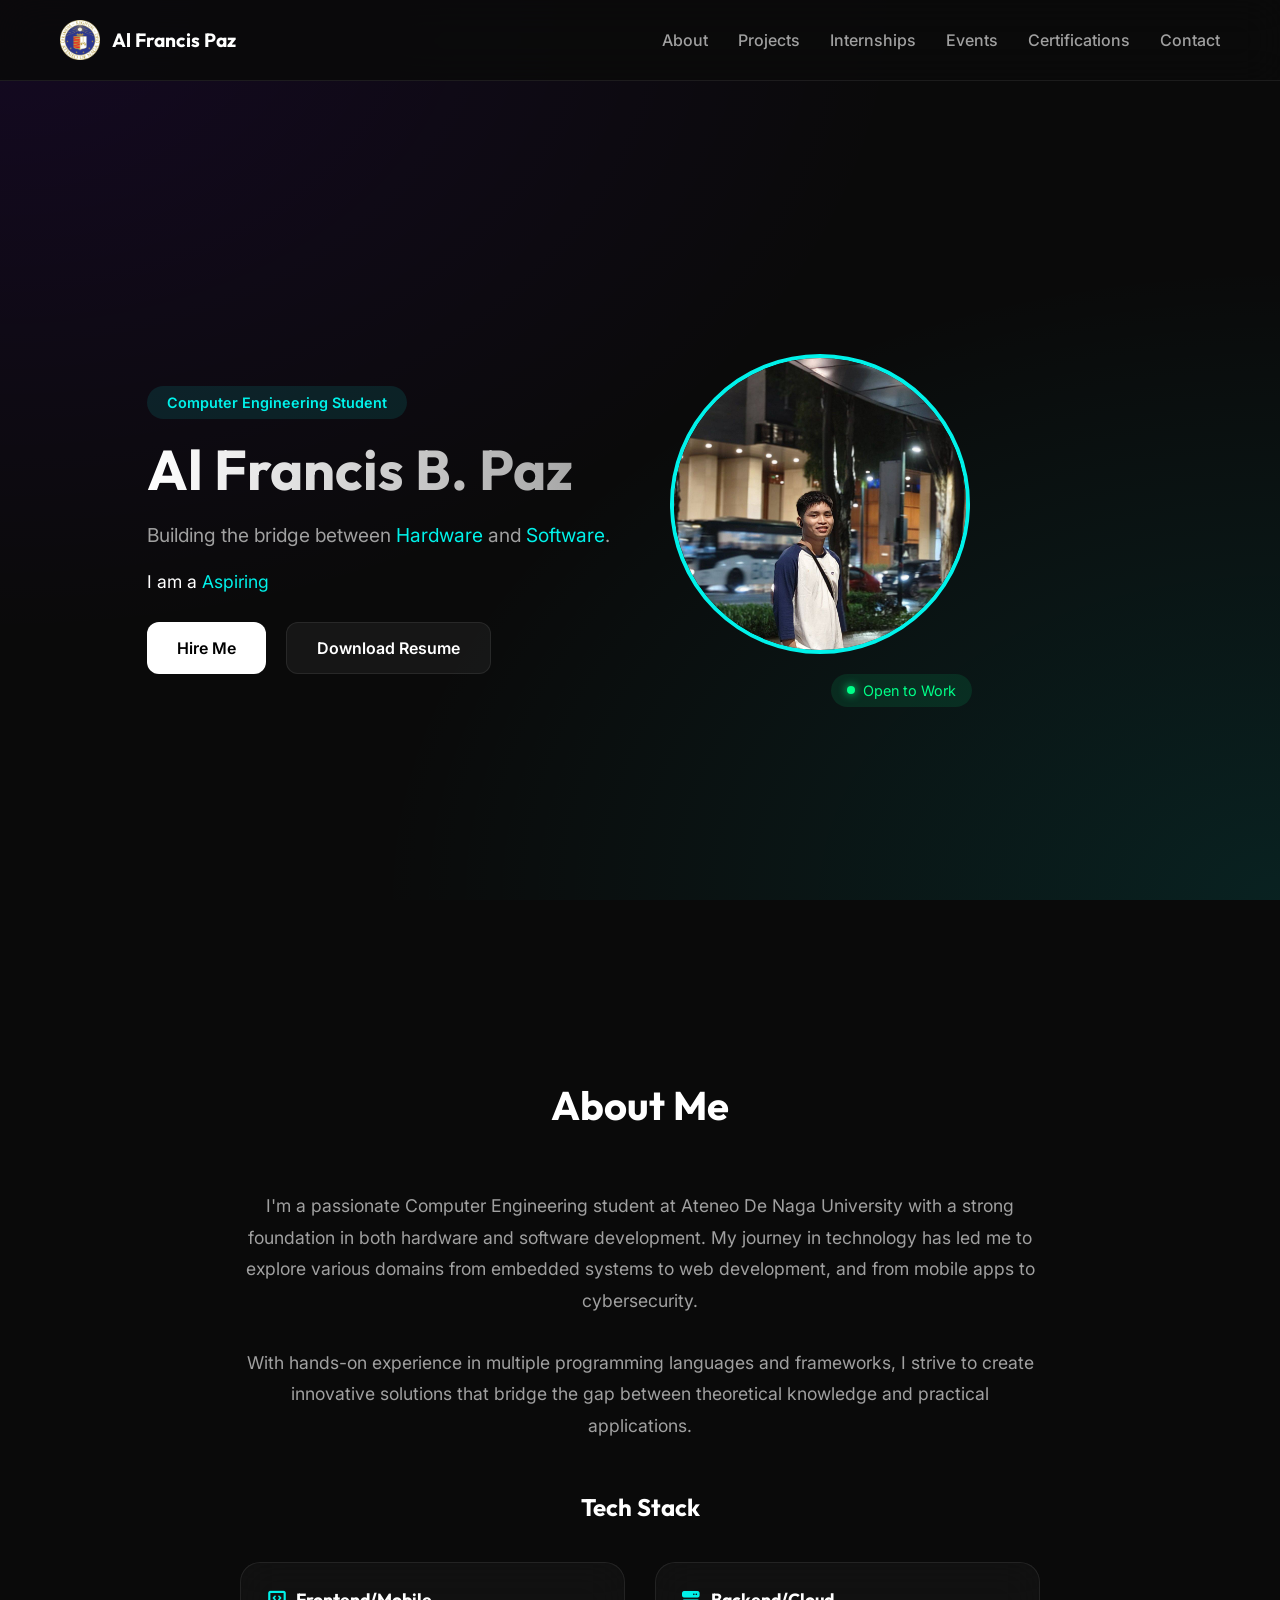
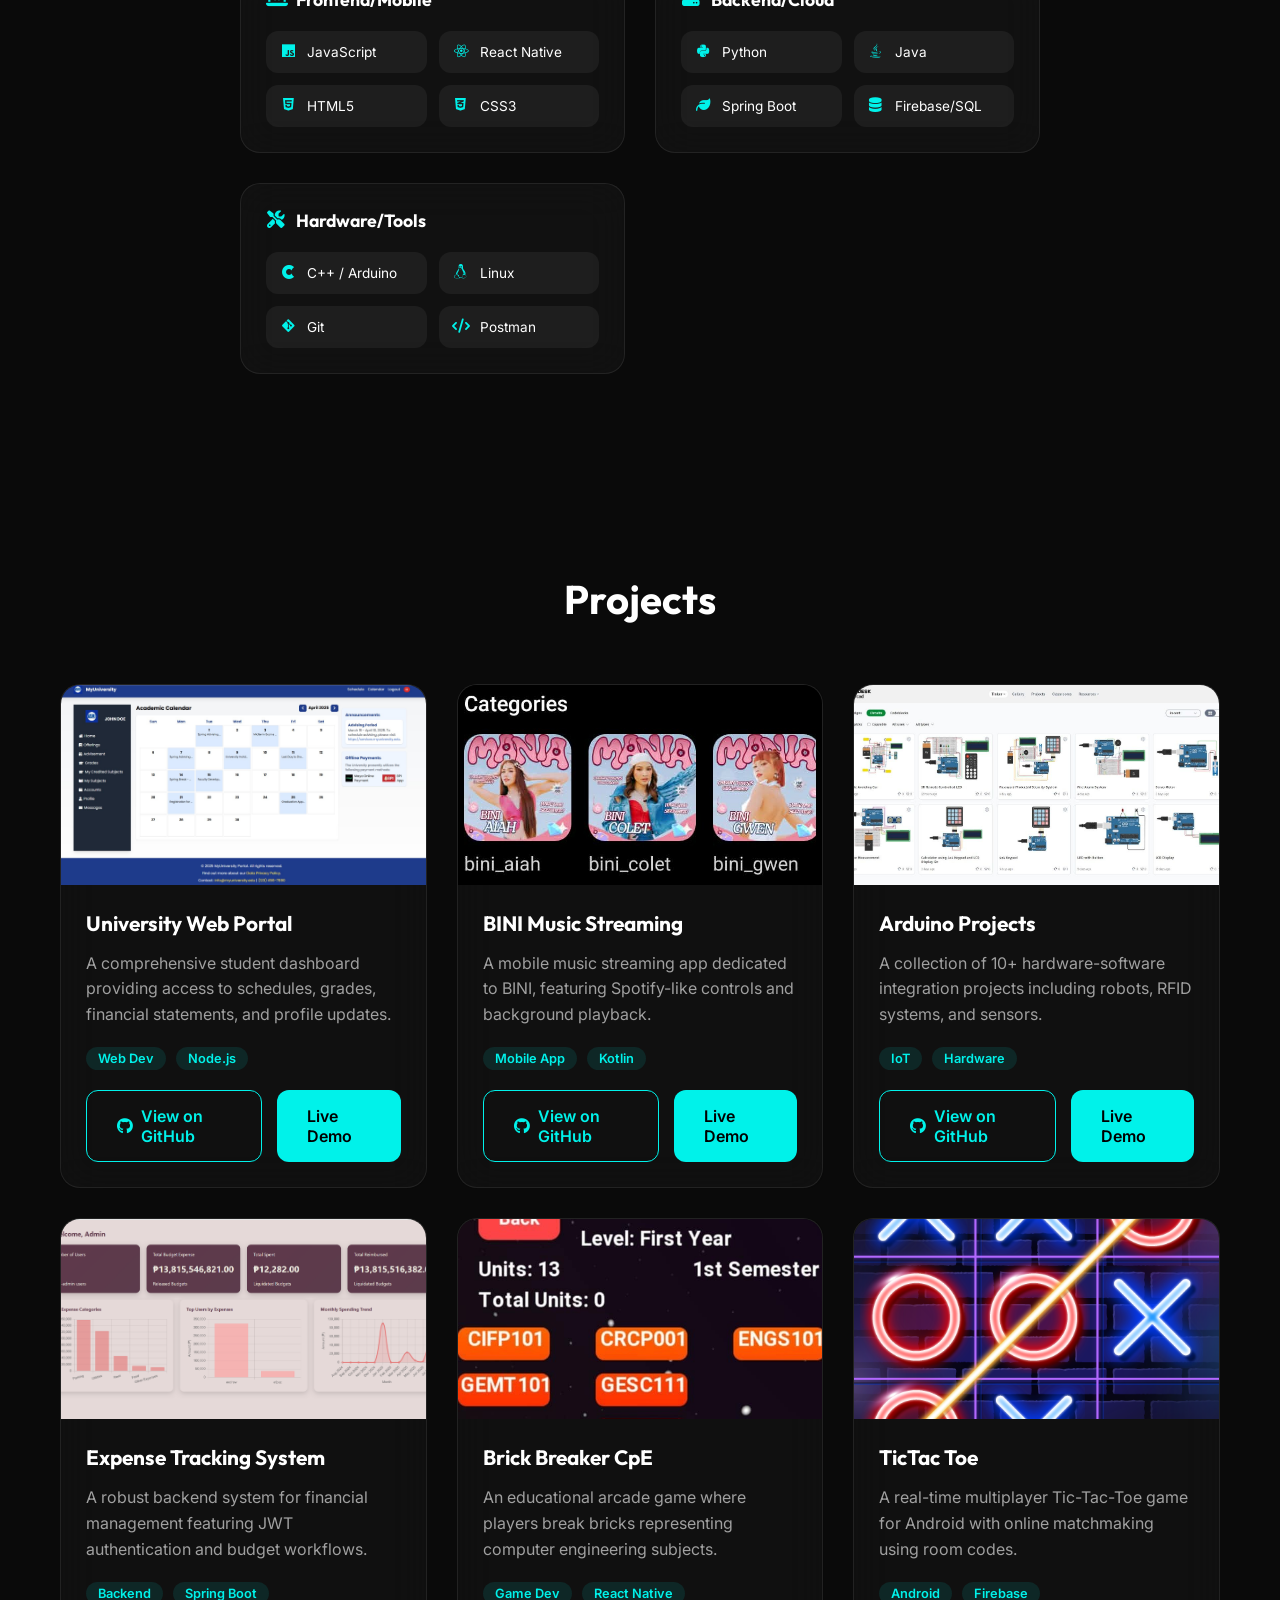
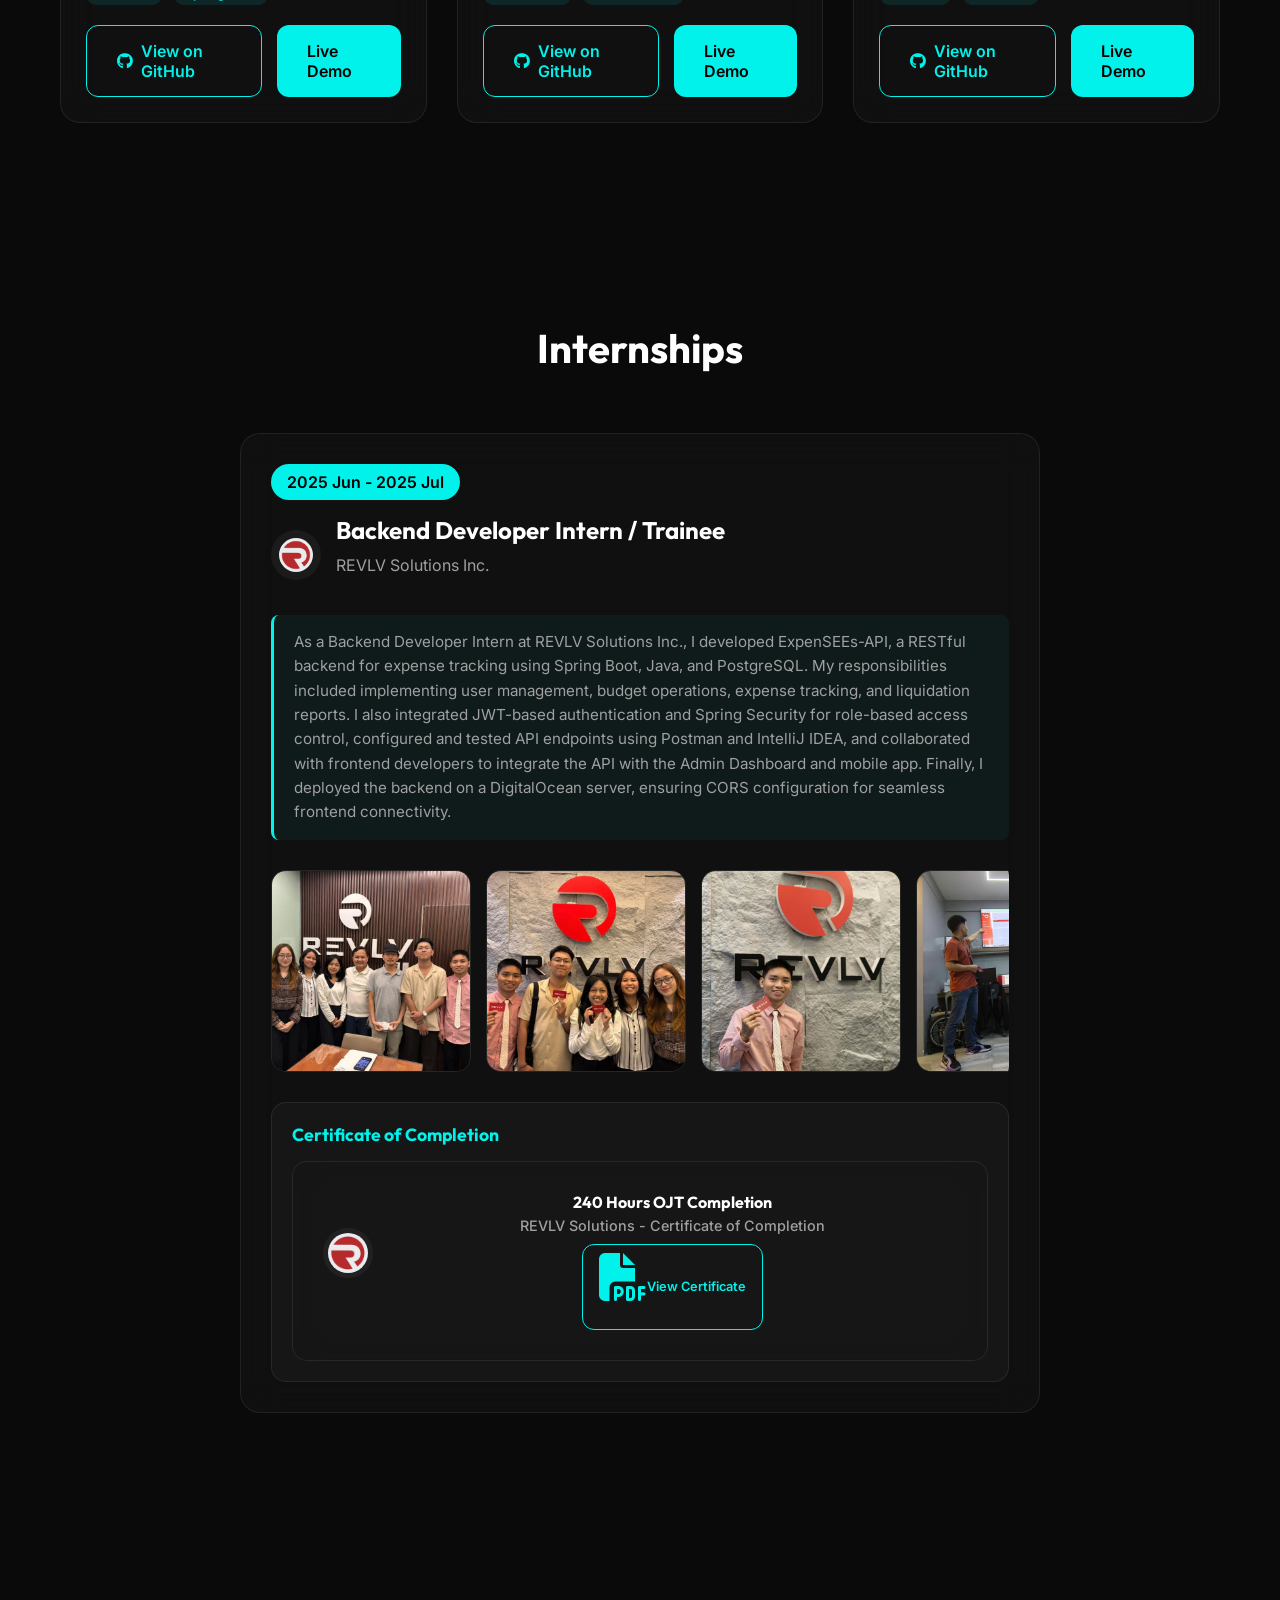
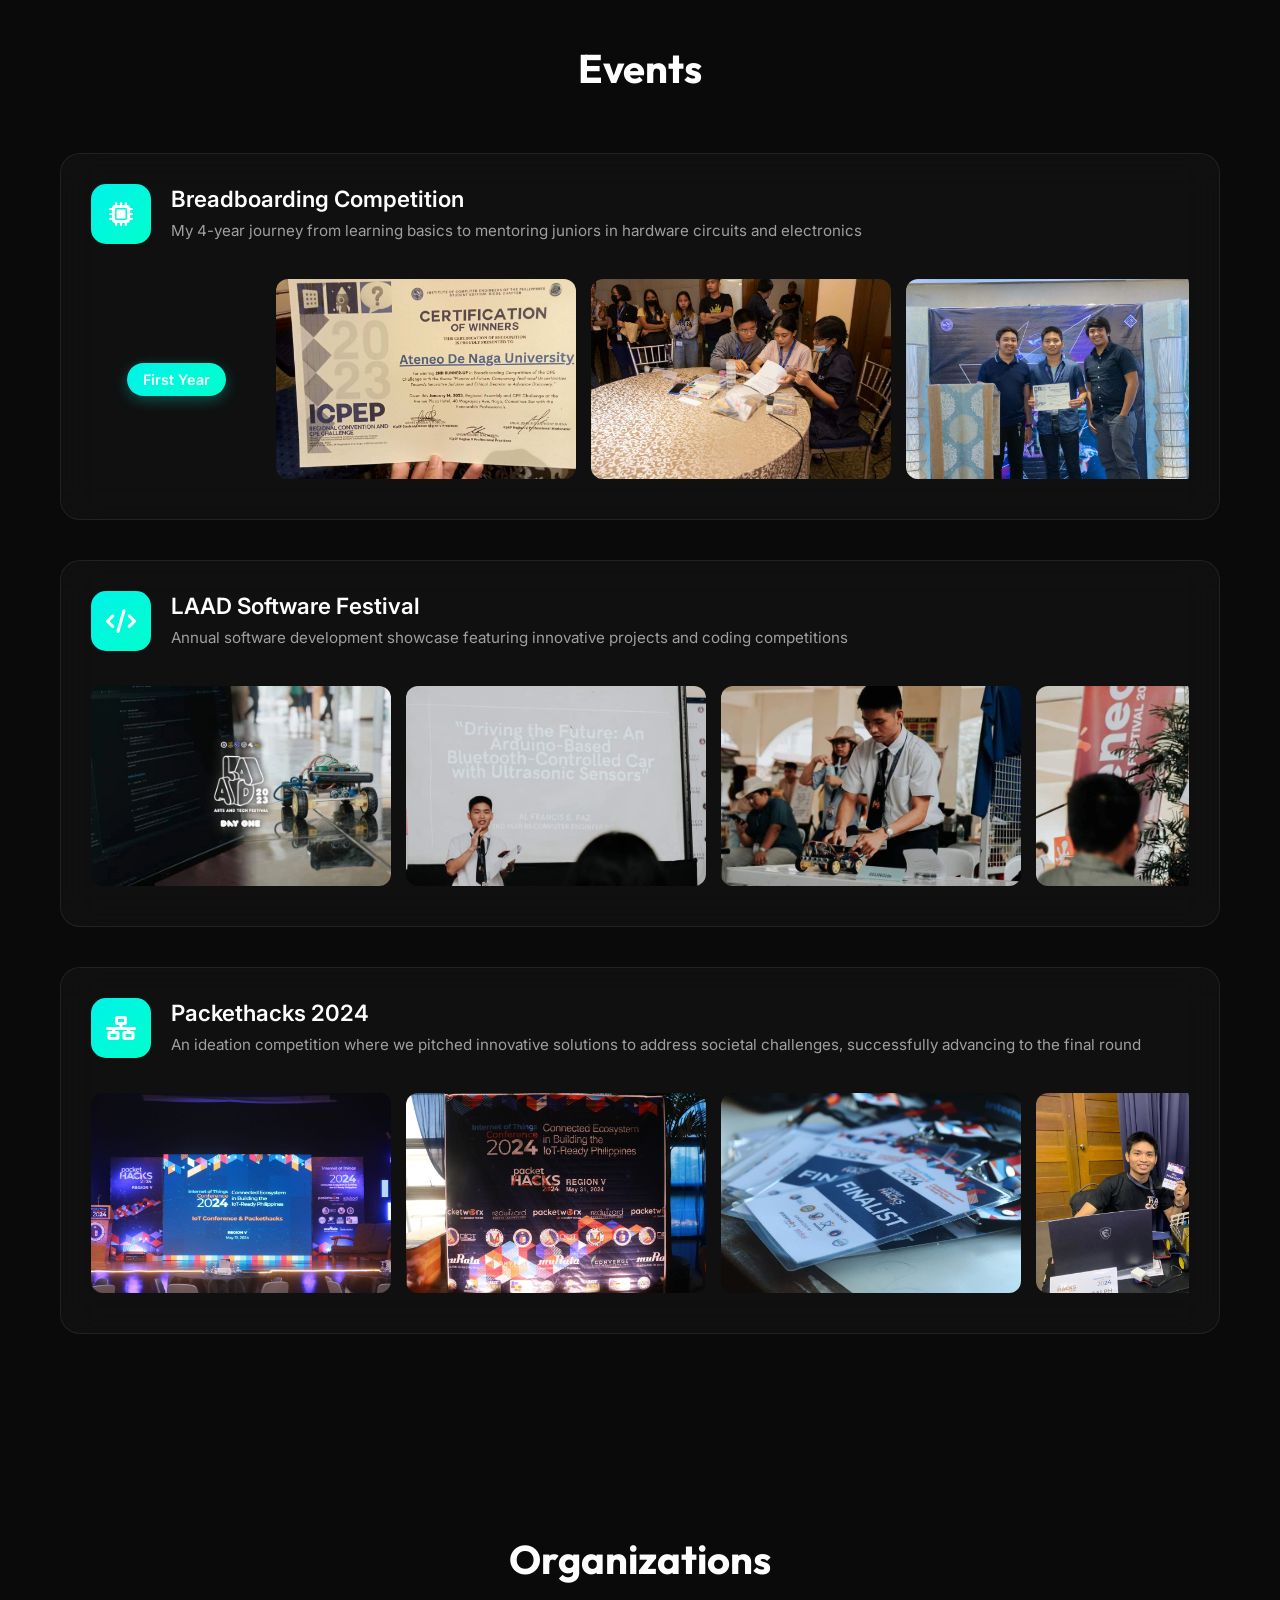
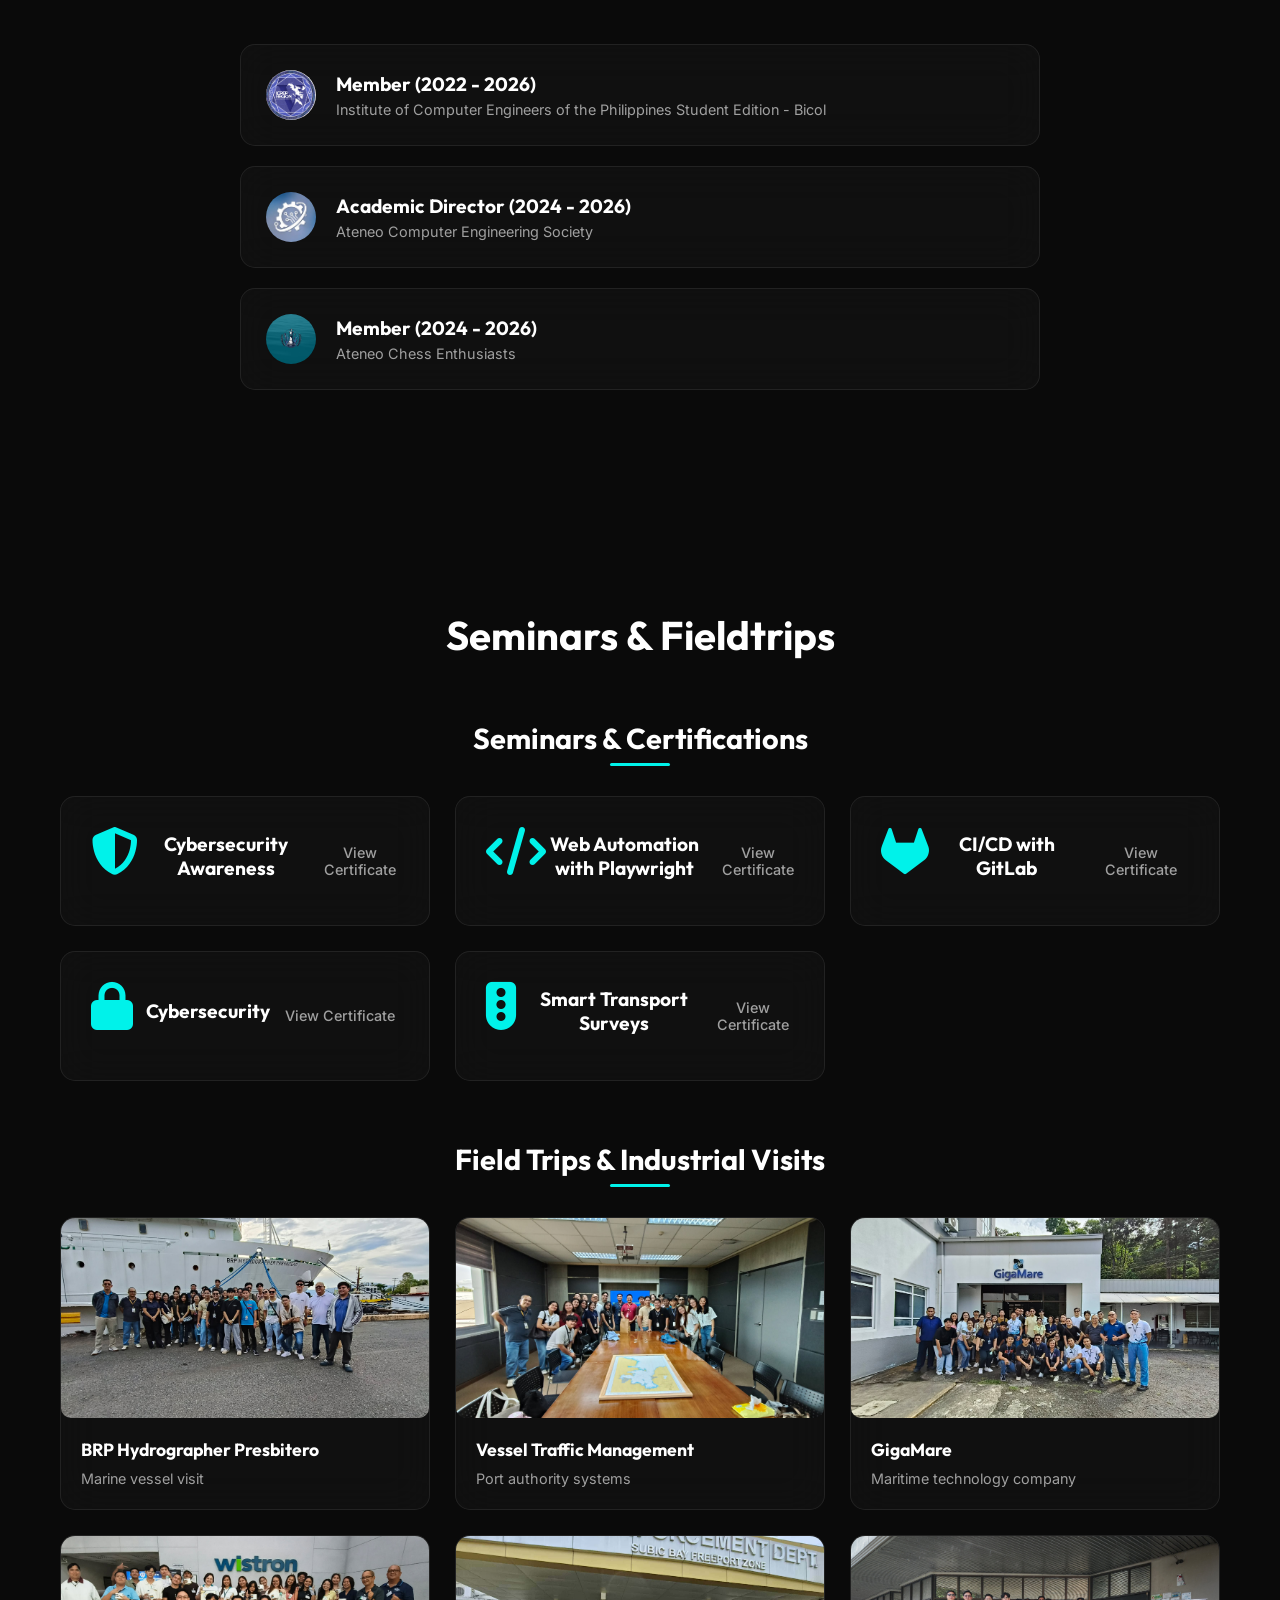
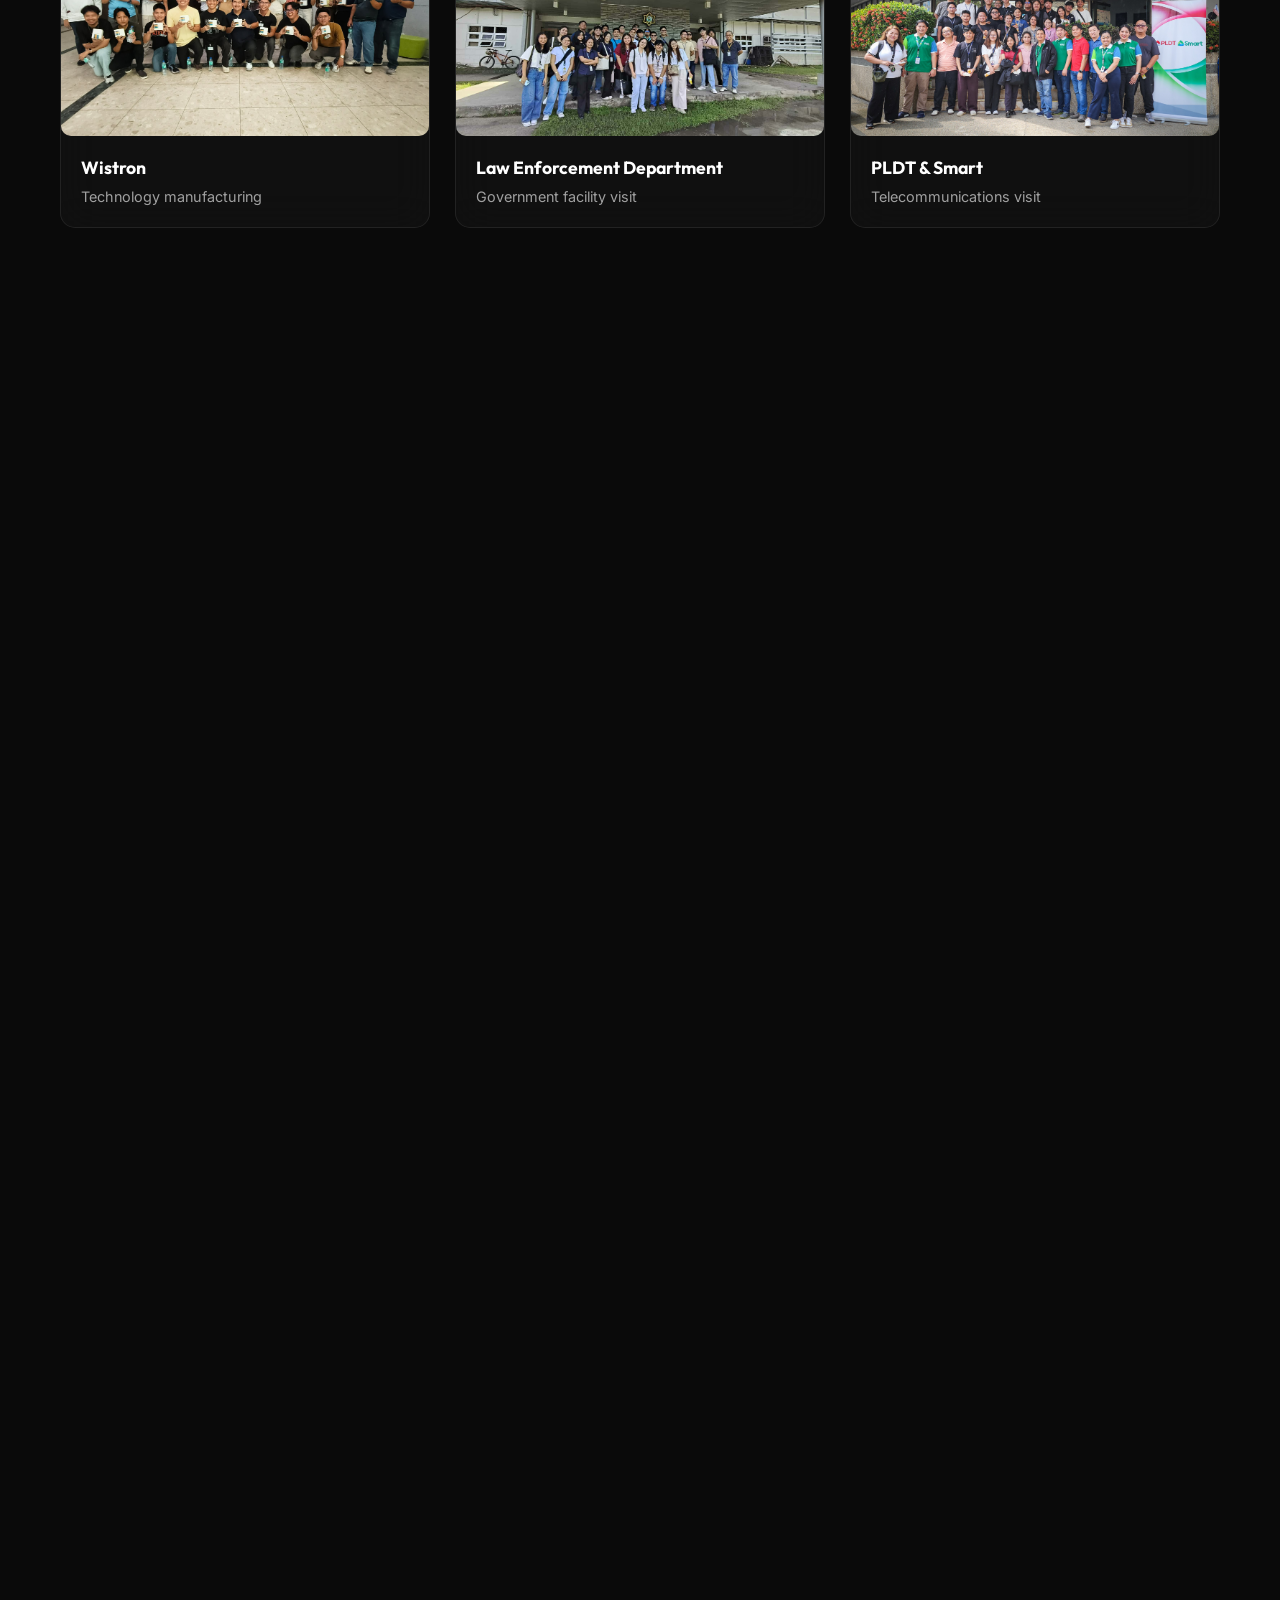
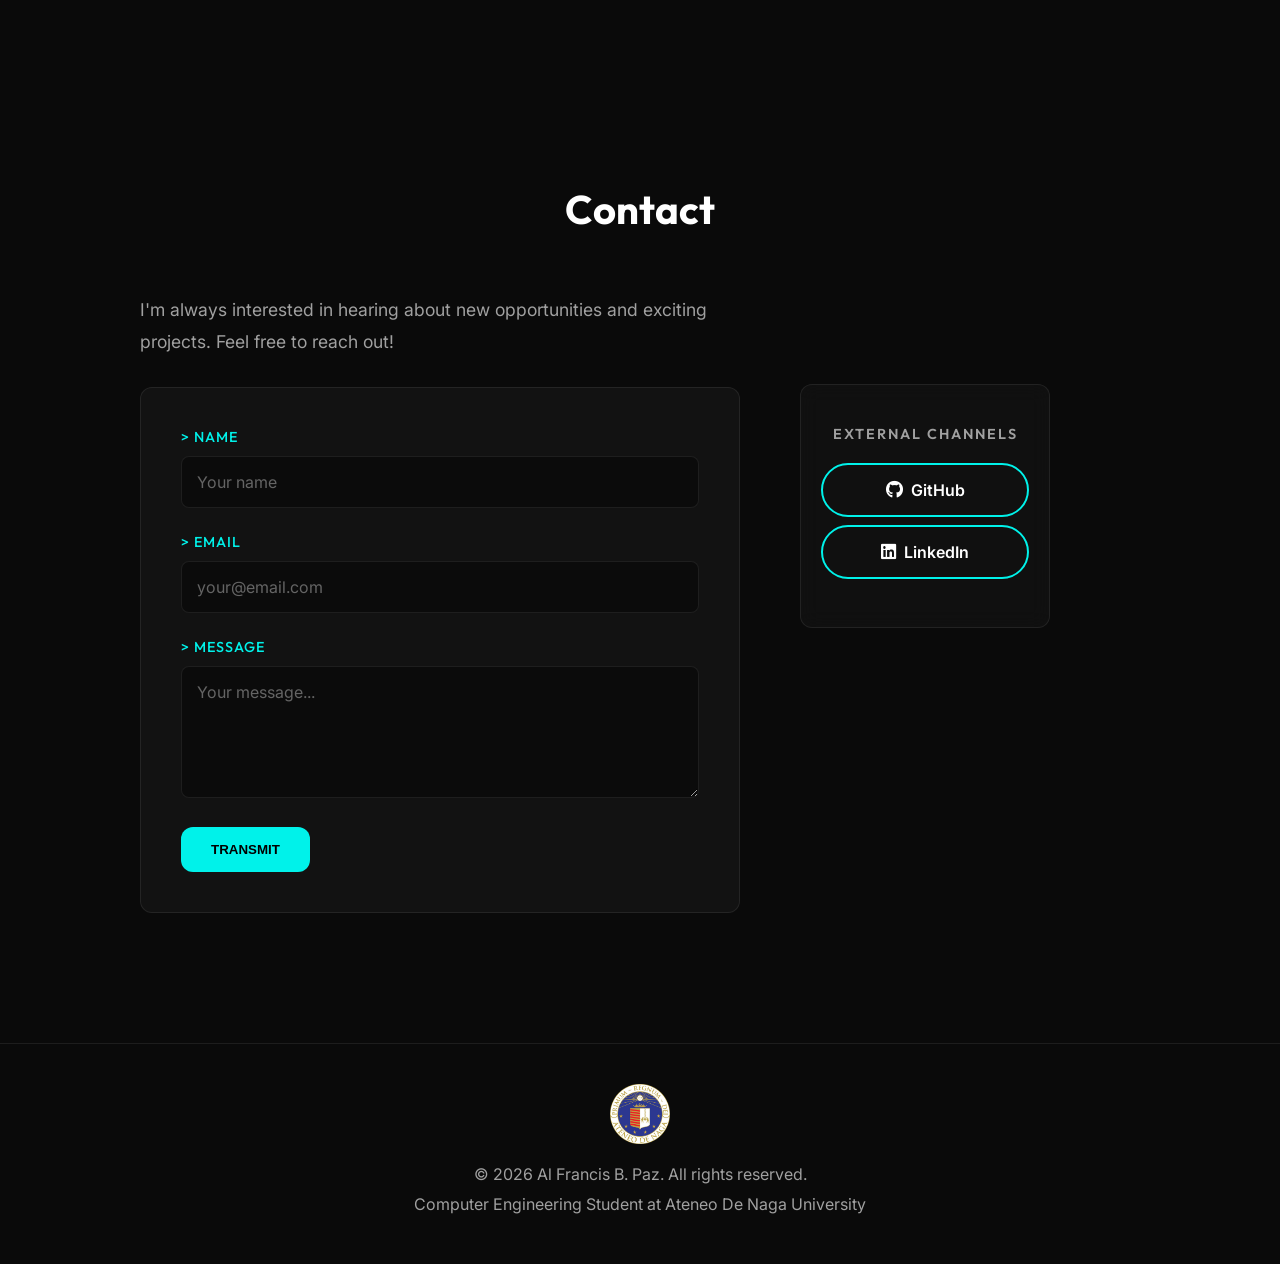
<file: index.html>
<!DOCTYPE html>
<html lang="en">

<head>
    <meta charset="UTF-8">
    <meta name="viewport" content="width=device-width, initial-scale=1.0">
    <title>Al Francis B. Paz | Portfolio</title>
    <meta name="description"
        content="Portfolio of Al Francis B. Paz, a Computer Engineering Student at Ateneo De Naga University.">
    <link rel="preconnect" href="https://fonts.googleapis.com">
    <link rel="preconnect" href="https://fonts.gstatic.com" crossorigin>
    <link
        href="https://fonts.googleapis.com/css2?family=Inter:wght@300;400;600;700&family=Outfit:wght@500;700;800&display=swap"
        rel="stylesheet">
    <link rel="stylesheet" href="styles.css">
    <link rel="stylesheet" href="https://cdnjs.cloudflare.com/ajax/libs/font-awesome/6.4.0/css/all.min.css">
</head>

<body>

    <!-- Sticky Navigation -->
    <nav class="navbar">
        <div class="nav-container">
            <div class="nav-logo">
                <img src="adnu_logo.png" alt="ADNU Logo" class="nav-logo-img">
                <span class="nav-brand">Al Francis Paz</span>
            </div>
            <ul class="nav-menu">
                <li><a href="#about" class="nav-link">About</a></li>
                <li><a href="#projects" class="nav-link">Projects</a></li>
                <li><a href="#internships" class="nav-link">Internships</a></li>
                <li><a href="#events" class="nav-link">Events</a></li>
                <li><a href="#certifications" class="nav-link">Certifications</a></li>
                <li><a href="#contact" class="nav-link">Contact</a></li>
            </ul>
            <div class="hamburger">
                <span class="bar"></span>
                <span class="bar"></span>
                <span class="bar"></span>
            </div>
        </div>
    </nav>

    <!-- Hero Section -->
    <section id="hero" class="hero">
        <div class="hero-container">
            <div class="hero-content">
                <div class="hero-text">
                    <div class="badge">Computer Engineering Student</div>
                    <h1>Al Francis B. Paz</h1>
                    <p>Building the bridge between <span class="accent-text">Hardware</span> and <span
                            class="accent-text">Software</span>.</p>
                    <div class="typing-container">I am a <span class="typing-text"></span></div>
                    <div class="hero-actions">
                        <a href="mailto:afpaz@gbox.adnu.edu.ph" class="btn primary">Hire Me</a>
                        <a href="resume_pdf/Resume_with_picture.pdf" target="_blank" class="btn secondary">Download Resume</a>
                    </div>
                </div>
                <div class="hero-image">
                    <img src="profile.jpg" alt="Profile" class="profile-img">
                    <div class="status-indicator">
                        <span class="dot"></span> Open to Work
                    </div>
                </div>
            </div>
        </div>
    </section>

    <!-- About Section -->
    <section id="about" class="section">
        <div class="container">
            <h2 class="section-title">About Me</h2>
            <div class="about-content">
                <div class="about-text">
                    <p>I'm a passionate Computer Engineering student at Ateneo De Naga University with a strong foundation in both hardware and software development. My journey in technology has led me to explore various domains from embedded systems to web development, and from mobile apps to cybersecurity.</p>
                    <p>With hands-on experience in multiple programming languages and frameworks, I strive to create innovative solutions that bridge the gap between theoretical knowledge and practical applications.</p>
                    <div class="skills-section">
                        <h3>Tech Stack</h3>
                        <div class="skills-categories">
                            <!-- Frontend/Mobile -->
                            <div class="skill-category">
                                <h4><i class="fas fa-laptop-code"></i> Frontend/Mobile</h4>
                                <div class="skills-grid">
                                    <div class="skill-item"><i class="fab fa-js"></i> JavaScript</div>
                                    <div class="skill-item"><i class="fab fa-react"></i> React Native</div>
                                    <div class="skill-item"><i class="fab fa-html5"></i> HTML5</div>
                                    <div class="skill-item"><i class="fab fa-css3-alt"></i> CSS3</div>
                                </div>
                            </div>
                            
                            <!-- Backend/Cloud -->
                            <div class="skill-category">
                                <h4><i class="fas fa-server"></i> Backend/Cloud</h4>
                                <div class="skills-grid">
                                    <div class="skill-item"><i class="fab fa-python"></i> Python</div>
                                    <div class="skill-item"><i class="fab fa-java"></i> Java</div>
                                    <div class="skill-item"><i class="fas fa-leaf"></i> Spring Boot</div>
                                    <div class="skill-item"><i class="fas fa-database"></i> Firebase/SQL</div>
                                </div>
                            </div>
                            
                            <!-- Hardware/Tools -->
                            <div class="skill-category">
                                <h4><i class="fas fa-tools"></i> Hardware/Tools</h4>
                                <div class="skills-grid">
                                    <div class="skill-item"><i class="fab fa-cuttlefish"></i> C++ / Arduino</div>
                                    <div class="skill-item"><i class="fab fa-linux"></i> Linux</div>
                                    <div class="skill-item"><i class="fab fa-git-alt"></i> Git</div>
                                    <div class="skill-item"><i class="fas fa-code"></i> Postman</div>
                                </div>
                            </div>
                        </div>
                    </div>
                </div>
            </div>
        </div>
    </section>

    <!-- Projects Section -->
    <section id="projects" class="section">
        <div class="container">
            <h2 class="section-title">Projects</h2>
            <div class="projects-grid">
                <!-- University Web Portal -->
                <div class="project-card" onclick="openProjectGallery('University Web Portal')">
                    <img src="Projects/University Web Portal/Home.jpg" alt="University Web Portal">
                    <div class="project-content">
                        <h3>University Web Portal</h3>
                        <p>A comprehensive student dashboard providing access to schedules, grades, financial statements, and profile updates.</p>
                        <div class="project-tags">
                            <span class="tag">Web Dev</span>
                            <span class="tag">Node.js</span>
                        </div>
                        <div class="project-actions">
                            <a href="https://github.com/8DUINOide/University-Web-Portal" target="_blank" class="btn btn-outline">
                                <i class="fab fa-github"></i> View on GitHub
                            </a>
                            <a href="#" class="btn btn-primary">Live Demo</a>
                        </div>
                    </div>
                </div>

                <!-- BINI Music -->
                <div class="project-card" onclick="openProjectGallery('BINI Music Streaming')">
                    <img src="Projects/BINI Music Streaming/BINI.jpg" alt="BINI Music">
                    <div class="project-content">
                        <h3>BINI Music Streaming</h3>
                        <p>A mobile music streaming app dedicated to BINI, featuring Spotify-like controls and background playback.</p>
                        <div class="project-tags">
                            <span class="tag">Mobile App</span>
                            <span class="tag">Kotlin</span>
                        </div>
                        <div class="project-actions">
                            <a href="https://github.com/8DUINOide/BINI-Mobile-Music-App" target="_blank" class="btn btn-outline">
                                <i class="fab fa-github"></i> View on GitHub
                            </a>
                            <a href="#" class="btn btn-primary">Live Demo</a>
                        </div>
                    </div>
                </div>

                <!-- Arduino Projects -->
                <div class="project-card" onclick="openProjectGallery('Arduino Projects')">
                    <img src="Projects/ARDUINO-PROJECTS/TinkerCad Projects/TinkerCad Projects.png" alt="Arduino">
                    <div class="project-content">
                        <h3>Arduino Projects</h3>
                        <p>A collection of 10+ hardware-software integration projects including robots, RFID systems, and sensors.</p>
                        <div class="project-tags">
                            <span class="tag">IoT</span>
                            <span class="tag">Hardware</span>
                        </div>
                        <div class="project-actions">
                            <a href="https://github.com/8DUINOide/ARDUINO-PROJECTS" target="_blank" class="btn btn-outline">
                                <i class="fab fa-github"></i> View on GitHub
                            </a>
                            <a href="#" class="btn btn-primary">Live Demo</a>
                        </div>
                    </div>
                </div>

                <!-- Expense Tracker -->
                <div class="project-card" onclick="openProjectGallery('Expense Tracking System')">
                    <img src="Projects/Expense Tracking System/homepage.png" alt="Expense Tracker">
                    <div class="project-content">
                        <h3>Expense Tracking System</h3>
                        <p>A robust backend system for financial management featuring JWT authentication and budget workflows.</p>
                        <div class="project-tags">
                            <span class="tag">Backend</span>
                            <span class="tag">Spring Boot</span>
                        </div>
                        <div class="project-actions">
                            <a href="https://github.com/8DUINOide/Expense_Tracking_Backend" target="_blank" class="btn btn-outline">
                                <i class="fab fa-github"></i> View on GitHub
                            </a>
                            <a href="#" class="btn btn-primary">Live Demo</a>
                        </div>
                    </div>
                </div>

                <!-- Brick Breaker -->
                <div class="project-card" onclick="openProjectGallery('Brick Breaker CpE')">
                    <img src="Projects/Brick Breaker CpE/BrickBreaker.jpg" alt="Brick Breaker">
                    <div class="project-content">
                        <h3>Brick Breaker CpE</h3>
                        <p>An educational arcade game where players break bricks representing computer engineering subjects.</p>
                        <div class="project-tags">
                            <span class="tag">Game Dev</span>
                            <span class="tag">React Native</span>
                        </div>
                        <div class="project-actions">
                            <a href="https://github.com/8DUINOide/Brick-Breaker-App" target="_blank" class="btn btn-outline">
                                <i class="fab fa-github"></i> View on GitHub
                            </a>
                            <a href="#" class="btn btn-primary">Live Demo</a>
                        </div>
                    </div>
                </div>

                <!-- TicTac Toe -->
                <div class="project-card" onclick="openProjectGallery('TicTac Toe')">
                    <img src="Projects/TicTac Toe/App icon.png" alt="Tic Tac Toe">
                    <div class="project-content">
                        <h3>TicTac Toe</h3>
                        <p>A real-time multiplayer Tic-Tac-Toe game for Android with online matchmaking using room codes.</p>
                        <div class="project-tags">
                            <span class="tag">Android</span>
                            <span class="tag">Firebase</span>
                        </div>
                        <div class="project-actions">
                            <a href="https://github.com/8DUINOide/TicTacToe-App" target="_blank" class="btn btn-outline">
                                <i class="fab fa-github"></i> View on GitHub
                            </a>
                            <a href="#" class="btn btn-primary">Live Demo</a>
                        </div>
                    </div>
                </div>
            </div>
        </div>
    </section>

    <!-- Internships Section -->
    <section id="internships" class="section">
        <div class="container">
            <h2 class="section-title">Internships</h2>
            <div class="internship-timeline">
                <div class="timeline-item">
                    <div class="timeline-content">
                        <div class="timeline-date">2025 Jun - 2025 Jul</div>
                        <div class="internship-header">
                            <img src="revlv_logo.png" alt="REVLV Logo" class="company-logo">
                            <div>
                                <h3>Backend Developer Intern / Trainee</h3>
                                <p>REVLV Solutions Inc.</p>
                            </div>
                        </div>
                        <div class="internship-description">
                            <p>As a Backend Developer Intern at REVLV Solutions Inc., I developed ExpenSEEs-API, a RESTful backend for expense tracking using Spring Boot, Java, and PostgreSQL. My responsibilities included implementing user management, budget operations, expense tracking, and liquidation reports. I also integrated JWT-based authentication and Spring Security for role-based access control, configured and tested API endpoints using Postman and IntelliJ IDEA, and collaborated with frontend developers to integrate the API with the Admin Dashboard and mobile app. Finally, I deployed the backend on a DigitalOcean server, ensuring CORS configuration for seamless frontend connectivity.</p>
                        </div>
                        <div class="internship-gallery-wrapper">
                            <div class="internship-gallery">
                                <div class="gallery-item" onclick="openProjectGallery('Internship Experience')">
                                    <img src="Internships/Deployment.jpg" alt="Deployment" class="gallery-img">
                                </div>
                                <div class="gallery-item" onclick="openProjectGallery('Internship Experience')">
                                    <img src="Internships/ADNU OJT.jpg" alt="OJT" class="gallery-img">
                                </div>
                                <div class="gallery-item" onclick="openProjectGallery('Internship Experience')">
                                    <img src="Internships/Day 1.jpg" alt="Day 1" class="gallery-img">
                                </div>
                                <div class="gallery-item" onclick="openProjectGallery('Internship Experience')">
                                    <img src="Internships/Reporting.jpg" alt="Reporting" class="gallery-img">
                                </div>
                            </div>
                        </div>
                        <div class="internship-certificate">
                            <h4>Certificate of Completion</h4>
                            <div class="certificate-item">
                                <img src="revlv_logo.png" alt="REVLV Logo" class="cert-logo">
                                <div class="certificate-info">
                                    <h5>240 Hours OJT Completion</h5>
                                    <p>REVLV Solutions - Certificate of Completion</p>
                                    <a href="#" onclick="openCertificateLightbox('Internships/240 hours OJT at REVLV Solutions.pdf'); return false;" class="btn btn-outline">
                                        <i class="fas fa-file-pdf"></i> View Certificate
                                    </a>
                                </div>
                            </div>
                        </div>
                    </div>
                </div>
            </div>
        </div>
    </section>

    <!-- Events Section -->
    <section id="events" class="section">
        <div class="container">
            <h2 class="section-title">Events</h2>
            <div class="events-container">
                <!-- Breadboarding Competition Row -->
                <div class="event-row">
                    <div class="event-info">
                        <div class="event-header">
                            <div class="event-icon">
                                <i class="fas fa-microchip"></i>
                            </div>
                            <div>
                                <h3>Breadboarding Competition</h3>
                                <p>My 4-year journey from learning basics to mentoring juniors in hardware circuits and electronics</p>
                            </div>
                        </div>
                    </div>
                    <div class="event-images-scroll">
                        <div class="event-carousel">
                            <!-- First Year -->
                            <div class="year-marker">
                                <span class="year-label">First Year</span>
                            </div>
                            <img src="Events/Breadboarding/1st year/1.jpg" alt="Breadboarding" class="event-carousel-img">
                            <img src="Events/Breadboarding/1st year/2.jpg" alt="Breadboarding" class="event-carousel-img">
                            <img src="Events/Breadboarding/1st year/3.jpg" alt="Breadboarding" class="event-carousel-img">
                            <img src="Events/Breadboarding/1st year/4.jpg" alt="Breadboarding" class="event-carousel-img">
                            <img src="Events/Breadboarding/1st year/5.jpg" alt="Breadboarding" class="event-carousel-img">
                            
                            <!-- Second Year -->
                            <div class="year-marker">
                                <span class="year-label">Second Year</span>
                            </div>
                            <img src="Events/Breadboarding/2nd year/1.jpg" alt="Breadboarding" class="event-carousel-img">
                            <img src="Events/Breadboarding/2nd year/2.jpg" alt="Breadboarding" class="event-carousel-img">
                            <img src="Events/Breadboarding/2nd year/3.jpg" alt="Breadboarding" class="event-carousel-img">
                            <img src="Events/Breadboarding/2nd year/4.jpg" alt="Breadboarding" class="event-carousel-img">
                            <img src="Events/Breadboarding/2nd year/5.jpg" alt="Breadboarding" class="event-carousel-img">
                            <img src="Events/Breadboarding/2nd year/6.jpg" alt="Breadboarding" class="event-carousel-img">
                            
                            <!-- Third Year -->
                            <div class="year-marker">
                                <span class="year-label">Third Year</span>
                            </div>
                            <img src="Events/Breadboarding/3rd year/1.jpg" alt="Breadboarding" class="event-carousel-img">
                            <img src="Events/Breadboarding/3rd year/2.jpg" alt="Breadboarding" class="event-carousel-img">
                            <img src="Events/Breadboarding/3rd year/3.jpg" alt="Breadboarding" class="event-carousel-img">
                            <img src="Events/Breadboarding/3rd year/4.jpg" alt="Breadboarding" class="event-carousel-img">
                            
                            <!-- Fourth Year -->
                            <div class="year-marker">
                                <span class="year-label">Fourth Year</span>
                            </div>
                            <img src="Events/Breadboarding/4th year/1.jpg" alt="Breadboarding" class="event-carousel-img">
                            <img src="Events/Breadboarding/4th year/2.jpg" alt="Breadboarding" class="event-carousel-img">
                            <img src="Events/Breadboarding/4th year/3.jpg" alt="Breadboarding" class="event-carousel-img">
                            <img src="Events/Breadboarding/4th year/4.jpg" alt="Breadboarding" class="event-carousel-img">
                        </div>
                    </div>
                </div>

                <!-- LAAD Software Festival Row -->
                <div class="event-row">
                    <div class="event-info">
                        <div class="event-header">
                            <div class="event-icon">
                                <i class="fas fa-code"></i>
                            </div>
                            <div>
                                <h3>LAAD Software Festival</h3>
                                <p>Annual software development showcase featuring innovative projects and coding competitions</p>
                            </div>
                        </div>
                    </div>
                    <div class="event-images-scroll">
                        <div class="event-carousel">
                            <img src="Events/LAAD Software Festival/1.jpg" alt="LAAD Festival" class="event-carousel-img">
                            <img src="Events/LAAD Software Festival/2.jpg" alt="LAAD Festival" class="event-carousel-img">
                            <img src="Events/LAAD Software Festival/3.jpg" alt="LAAD Festival" class="event-carousel-img">
                            <img src="Events/LAAD Software Festival/4.jpg" alt="LAAD Festival" class="event-carousel-img">
                            <img src="Events/LAAD Software Festival/5.jpg" alt="LAAD Festival" class="event-carousel-img">
                            <img src="Events/LAAD Software Festival/6.jpg" alt="LAAD Festival" class="event-carousel-img">
                            <img src="Events/LAAD Software Festival/7.jpg" alt="LAAD Festival" class="event-carousel-img">
                            <img src="Events/LAAD Software Festival/8.jpg" alt="LAAD Festival" class="event-carousel-img">
                            <img src="Events/LAAD Software Festival/9.jpg" alt="LAAD Festival" class="event-carousel-img">
                            <img src="Events/LAAD Software Festival/10.jpg" alt="LAAD Festival" class="event-carousel-img">
                        </div>
                    </div>
                </div>

                <!-- Packethacks 2024 Row -->
                <div class="event-row">
                    <div class="event-info">
                        <div class="event-header">
                            <div class="event-icon">
                                <i class="fas fa-network-wired"></i>
                            </div>
                            <div>
                                <h3>Packethacks 2024</h3>
                                <p>An ideation competition where we pitched innovative solutions to address societal challenges, successfully advancing to the final round</p>
                            </div>
                        </div>
                    </div>
                    <div class="event-images-scroll">
                        <div class="event-carousel">
                            <img src="Events/Packethacks 2024/1.jpg" alt="Packethacks" class="event-carousel-img">
                            <img src="Events/Packethacks 2024/2.jpg" alt="Packethacks" class="event-carousel-img">
                            <img src="Events/Packethacks 2024/3.jpg" alt="Packethacks" class="event-carousel-img">
                            <img src="Events/Packethacks 2024/4.jpg" alt="Packethacks" class="event-carousel-img">
                            <img src="Events/Packethacks 2024/5.jpg" alt="Packethacks" class="event-carousel-img">
                            <img src="Events/Packethacks 2024/6.jpg" alt="Packethacks" class="event-carousel-img">
                            <img src="Events/Packethacks 2024/7.jpg" alt="Packethacks" class="event-carousel-img">
                        </div>
                    </div>
                </div>
            </div>
        </div>
    </section>

    <!-- Organizations Section -->
    <section id="organizations" class="section">
        <div class="container">
            <h2 class="section-title">Organizations</h2>
            <div class="organizations-list">
                <div class="org-item">
                    <img src="icpep_logo.png" alt="ICPEP Logo" class="org-logo">
                    <div>
                        <h3>Member (2022 - 2026)</h3>
                        <p>Institute of Computer Engineers of the Philippines Student Edition - Bicol</p>
                    </div>
                </div>
                <div class="org-item">
                    <img src="adnu_coes_logo.jpg" alt="COES Logo" class="org-logo">
                    <div>
                        <h3>Academic Director (2024 - 2026)</h3>
                        <p>Ateneo Computer Engineering Society</p>
                    </div>
                </div>
                <div class="org-item">
                    <img src="chess_logo.jpg" alt="Chess Logo" class="org-logo">
                    <div>
                        <h3>Member (2024 - 2026)</h3>
                        <p>Ateneo Chess Enthusiasts</p>
                    </div>
                </div>
            </div>
        </div>
    </section>

    <!-- Seminars Section -->
    <section id="seminars" class="section">
        <div class="container">
            <h2 class="section-title">Seminars & Fieldtrips</h2>
            
            <!-- Seminars (Certificates) -->
            <div class="subsection">
                <h3 class="subsection-title">Seminars & Certifications</h3>
                <div class="seminars-certificates-grid">
                    <div class="certificate-item" onclick="openCertificateLightbox('Seminars and Fieldtrips/Cybersecurity Awareness.pdf')">
                        <i class="fas fa-shield-alt"></i>
                        <h4>Cybersecurity Awareness</h4>
                        <p>View Certificate</p>
                    </div>
                    <div class="certificate-item" onclick="openCertificateLightbox('Seminars and Fieldtrips/Code, Click, Connect - Basic Web Automation with Playwright.pdf')">
                        <i class="fas fa-code"></i>
                        <h4>Web Automation with Playwright</h4>
                        <p>View Certificate</p>
                    </div>
                    <div class="certificate-item" onclick="openCertificateLightbox('Seminars and Fieldtrips/Continuous Integration and Deployment using GitLab.pdf')">
                        <i class="fab fa-gitlab"></i>
                        <h4>CI/CD with GitLab</h4>
                        <p>View Certificate</p>
                    </div>
                    <div class="certificate-item" onclick="openCertificateLightbox('Seminars and Fieldtrips/Cybersecurity.pdf')">
                        <i class="fas fa-lock"></i>
                        <h4>Cybersecurity</h4>
                        <p>View Certificate</p>
                    </div>
                    <div class="certificate-item" onclick="openCertificateLightbox('Seminars and Fieldtrips/Smart Transport Surveys - Capturing and Visualizing Travel Time and Delay Data.pdf')">
                        <i class="fas fa-traffic-light"></i>
                        <h4>Smart Transport Surveys</h4>
                        <p>View Certificate</p>
                    </div>
                </div>
            </div>
            
            <!-- Field Trips -->
            <div class="subsection">
                <h3 class="subsection-title">Field Trips & Industrial Visits</h3>
                <div class="fieldtrips-gallery">
                    <div class="gallery-item" onclick="openProjectGallery('Field Trip Experience')">
                        <img src="Seminars and Fieldtrips/BRP Hydrographer Presbitero.jpg" alt="BRP Hydrographer Presbitero" class="gallery-img">
                        <div class="gallery-caption">
                            <h4>BRP Hydrographer Presbitero</h4>
                            <p>Marine vessel visit</p>
                        </div>
                    </div>
                    <div class="gallery-item" onclick="openProjectGallery('Field Trip Experience')">
                        <img src="Seminars and Fieldtrips/Vessel Traffic Management System.jpg" alt="Vessel Traffic Management System" class="gallery-img">
                        <div class="gallery-caption">
                            <h4>Vessel Traffic Management</h4>
                            <p>Port authority systems</p>
                        </div>
                    </div>
                    <div class="gallery-item" onclick="openProjectGallery('Field Trip Experience')">
                        <img src="Seminars and Fieldtrips/GigaMare.jpg" alt="GigaMare" class="gallery-img">
                        <div class="gallery-caption">
                            <h4>GigaMare</h4>
                            <p>Maritime technology company</p>
                        </div>
                    </div>
                    <div class="gallery-item" onclick="openProjectGallery('Field Trip Experience')">
                        <img src="Seminars and Fieldtrips/wistron.jpg" alt="Wistron" class="gallery-img">
                        <div class="gallery-caption">
                            <h4>Wistron</h4>
                            <p>Technology manufacturing</p>
                        </div>
                    </div>
                    <div class="gallery-item" onclick="openProjectGallery('Field Trip Experience')">
                        <img src="Seminars and Fieldtrips/Law Enforcement Department.jpg" alt="Law Enforcement Department" class="gallery-img">
                        <div class="gallery-caption">
                            <h4>Law Enforcement Department</h4>
                            <p>Government facility visit</p>
                        </div>
                    </div>
                    <div class="gallery-item" onclick="openProjectGallery('Field Trip Experience')">
                        <img src="Seminars and Fieldtrips/PLDT & Smart.jpg" alt="PLDT & Smart" class="gallery-img">
                        <div class="gallery-caption">
                            <h4>PLDT & Smart</h4>
                            <p>Telecommunications visit</p>
                        </div>
                    </div>
                </div>
            </div>
        </div>
    </section>

    <!-- Certifications Section -->
    <section id="certifications" class="section">
        <div class="container">
            <h2 class="section-title">Certifications</h2>
            <div class="certifications-grid">
                <div class="cert-item">
                    <img src="cisco_logo.jpg" alt="Cisco Logo" class="cert-logo">
                    <h3>Data Analytics Essentials</h3>
                    <a href="#" onclick="openCertificateLightbox('Certifications/Data Analytics Essentials.pdf'); return false;" class="btn btn-outline">View Certificate</a>
                </div>
                <div class="cert-item">
                    <img src="cisco_logo.jpg" alt="Cisco Logo" class="cert-logo">
                    <h3>Ethical Hacker</h3>
                    <a href="#" onclick="openCertificateLightbox('Certifications/Ethical Hacker.pdf'); return false;" class="btn btn-outline">View Certificate</a>
                </div>
                <div class="cert-item">
                    <img src="cisco_logo.jpg" alt="Cisco Logo" class="cert-logo">
                    <h3>Introduction to Cybersecurity</h3>
                    <a href="#" onclick="openCertificateLightbox('Certifications/Introduction to Cybersecurity.pdf'); return false;" class="btn btn-outline">View Certificate</a>
                </div>
                <div class="cert-item">
                    <img src="cisco_logo.jpg" alt="Cisco Logo" class="cert-logo">
                    <h3>Introduction to IoT and Digital Transformation</h3>
                    <a href="#" onclick="openCertificateLightbox('Certifications/Introduction to IoT and Digital Transformation.pdf'); return false;" class="btn btn-outline">View Certificate</a>
                </div>
                <div class="cert-item">
                    <img src="cisco_logo.jpg" alt="Cisco Logo" class="cert-logo">
                    <h3>Junior Cybersecurity Analyst</h3>
                    <a href="#" onclick="openCertificateLightbox('Certifications/Junior Cybersecurity Analyst.pdf'); return false;" class="btn btn-outline">View Certificate</a>
                </div>
                <div class="cert-item">
                    <img src="ndg_logo.jpg" alt="NDG Logo" class="cert-logo">
                    <h3>NDG Linux Essentials</h3>
                    <a href="#" onclick="openCertificateLightbox('Certifications/NDG Linux Essentials.pdf'); return false;" class="btn btn-outline">View Certificate</a>
                </div>
                <div class="cert-item">
                    <img src="ndg_logo.jpg" alt="NDG Logo" class="cert-logo">
                    <h3>NDG Linux Unhatched</h3>
                    <a href="#" onclick="openCertificateLightbox('Certifications/NDG Linux Unhatched.pdf'); return false;" class="btn btn-outline">View Certificate</a>
                </div>
                <div class="cert-item">
                    <img src="cisco_logo.jpg" alt="Cisco Logo" class="cert-logo">
                    <h3>Network Support and Security</h3>
                    <a href="#" onclick="openCertificateLightbox('Certifications/Network Support and Security.pdf'); return false;" class="btn btn-outline">View Certificate</a>
                </div>
                <div class="cert-item">
                    <img src="cisco_logo.jpg" alt="Cisco Logo" class="cert-logo">
                    <h3>Programming Essentials in C++</h3>
                    <a href="#" onclick="openCertificateLightbox('Certifications/Programming Essentials in C++.pdf'); return false;" class="btn btn-outline">View Certificate</a>
                </div>
                <div class="cert-item">
                    <img src="cisco_logo.jpg" alt="Cisco Logo" class="cert-logo">
                    <h3>Programming Essentials in Python</h3>
                    <a href="#" onclick="openCertificateLightbox('Certifications/Programming Essentials in Python.pdf'); return false;" class="btn btn-outline">View Certificate</a>
                </div>
            </div>
        </div>
    </section>

    <!-- Contact Section -->
    <section id="contact" class="section">
        <div class="container">
            <h2 class="section-title">Contact</h2>
            <div class="contact-wrapper">
                <div class="contact-form-section">
                    <p>I'm always interested in hearing about new opportunities and exciting projects. Feel free to reach out!</p>
                    <form id="contact-form">
                        <div class="form-group">
                            <label for="name">> name</label>
                            <input type="text" id="name" name="name" placeholder="Your name" required>
                        </div>
                        <div class="form-group">
                            <label for="email">> email</label>
                            <input type="email" id="email" name="email" placeholder="your@email.com" required>
                        </div>
                        <div class="form-group">
                            <label for="message">> message</label>
                            <textarea id="message" name="message" placeholder="Your message..." rows="5" required></textarea>
                        </div>
                        <button type="submit" class="btn btn-primary">TRANSMIT</button>
                    </form>
                </div>
                <div class="external-channels">
                    <p>EXTERNAL CHANNELS</p>
                    <a href="https://github.com/8DUINOide" target="_blank" class="btn btn-secondary"><i class="fab fa-github"></i> GitHub</a>
                    <a href="https://www.linkedin.com/in/al-francis-paz-32424224a/" target="_blank" class="btn btn-secondary"><i class="fab fa-linkedin"></i> LinkedIn</a>
                </div>
            </div>
        </div>
    </section>

    <!-- Footer -->
    <footer>
        <div class="container">
            <div class="footer-content">
                <img src="adnu_logo.png" alt="ADNU Logo" class="footer-logo">
                <p>&copy; 2026 Al Francis B. Paz. All rights reserved.</p>
                <p>Computer Engineering Student at Ateneo De Naga University</p>
            </div>
        </div>
    </footer>

    <!-- Lightbox Modal -->
    <div id="lightbox" class="lightbox">
        <span class="close-lightbox">&times;</span>
        <img class="lightbox-content" id="lightbox-img">
    </div>

    <script src="script.js"></script>
</body>

</html>
</file>
<file: styles.css>
:root {
    --bg-color: #0a0a0a;
    --card-bg: rgba(20, 20, 20, 0.6);
    --border-color: rgba(255, 255, 255, 0.08);
    --accent-color: #00f2ea;
    --accent-secondary: #7000ff;
    --text-primary: #ffffff;
    --text-secondary: #a0a0a0;
    --font-heading: 'Outfit', sans-serif;
    --font-body: 'Inter', sans-serif;
}

* {
    margin: 0;
    padding: 0;
    box-sizing: border-box;
}

img {
    max-width: 100%;
    height: auto;
    display: block;
}

html, body {
    overflow-x: hidden;
    width: 100%;
}


body {
    background-color: var(--bg-color);
    color: var(--text-primary);
    font-family: var(--font-body);
    background-image:
        radial-gradient(at 0% 0%, rgba(112, 0, 255, 0.1) 0px, transparent 50%),
        radial-gradient(at 100% 100%, rgba(0, 242, 234, 0.1) 0px, transparent 50%);
    background-attachment: fixed;
    min-height: 100vh;
    padding-top: 80px;
    margin: 0;
}

/* Container */
.container {
    max-width: 1200px;
    margin: 0 auto;
    padding: 0 20px;
}

/* Navigation */
.navbar {
    position: fixed;
    top: 0;
    left: 0;
    width: 100%;
    background: rgba(10, 10, 10, 0.9);
    backdrop-filter: blur(20px);
    border-bottom: 1px solid var(--border-color);
    z-index: 1000;
    transition: all 0.3s ease;
}

.nav-container {
    max-width: 1200px;
    margin: 0 auto;
    padding: 0 20px;
    display: flex;
    justify-content: space-between;
    align-items: center;
    height: 80px;
}

.nav-logo {
    display: flex;
    align-items: center;
    gap: 12px;
}

.nav-logo-img {
    width: 40px;
    height: 40px;
    object-fit: contain;
}

.nav-brand {
    font-family: var(--font-heading);
    font-size: 1.2rem;
    font-weight: 700;
    color: var(--text-primary);
}

.nav-menu {
    display: flex;
    list-style: none;
    gap: 30px;
}

.nav-link {
    color: var(--text-secondary);
    text-decoration: none;
    font-weight: 500;
    transition: color 0.3s ease;
    position: relative;
}

.nav-link:hover {
    color: var(--accent-color);
}

.nav-link::after {
    content: '';
    position: absolute;
    bottom: -5px;
    left: 0;
    width: 0;
    height: 2px;
    background: var(--accent-color);
    transition: width 0.3s ease;
}

.nav-link:hover::after {
    width: 100%;
}

.hamburger {
    display: none;
    flex-direction: column;
    cursor: pointer;
}

.bar {
    width: 25px;
    height: 3px;
    background: var(--text-primary);
    margin: 3px 0;
    transition: 0.3s;
}

/* Hero Section */
.hero {
    min-height: 100vh;
    display: flex;
    align-items: center;
    padding: 80px 0;
}

.hero-container {
    max-width: 1200px;
    margin: 0 auto;
    padding: 0 20px;
}

.hero-content {
    display: grid;
    grid-template-columns: 1fr 1fr;
    gap: 60px;
    align-items: center;
}

.hero-text h1 {
    font-family: var(--font-heading);
    font-size: 3.5rem;
    line-height: 1.1;
    margin-bottom: 20px;
    background: linear-gradient(to right, #fff, #a0a0a0);
    -webkit-background-clip: text;
    background-clip: text;
    -webkit-text-fill-color: transparent;
}

.hero-text p {
    color: var(--text-secondary);
    font-size: 1.2rem;
    margin-bottom: 20px;
    line-height: 1.6;
}

.hero-image {
    text-align: center;
}

.profile-img {
    width: 300px;
    height: 300px;
    border-radius: 50%;
    object-fit: cover;
    border: 4px solid var(--accent-color);
    margin-bottom: 20px;
}

.badge {
    display: inline-block;
    background: rgba(0, 242, 234, 0.1);
    color: var(--accent-color);
    padding: 8px 20px;
    border-radius: 25px;
    font-size: 0.9rem;
    font-weight: 600;
    margin-bottom: 20px;
    width: fit-content;
}

.hero-actions {
    margin-top: 30px;
    display: flex;
    gap: 20px;
}

.btn {
    padding: 15px 30px;
    border-radius: 12px;
    font-weight: 600;
    text-decoration: none;
    transition: all 0.3s ease;
    display: inline-flex;
    align-items: center;
    gap: 8px;
    border: none;
    cursor: pointer;
}

.btn.primary {
    background: var(--text-primary);
    color: #000;
}

.btn.primary:hover {
    background: var(--accent-color);
    transform: translateY(-2px);
    box-shadow: 0 10px 30px rgba(0, 242, 234, 0.3);
}

.btn.secondary {
    background: rgba(255, 255, 255, 0.05);
    color: var(--text-primary);
    border: 1px solid var(--border-color);
}

.btn.secondary:hover {
    background: rgba(255, 255, 255, 0.1);
    transform: translateY(-2px);
}

.btn-outline {
    background: transparent;
    color: var(--accent-color);
    border: 1px solid var(--accent-color);
}

.btn-outline:hover {
    background: var(--accent-color);
    color: #000;
}

.btn-primary {
    background: var(--accent-color);
    color: #000;
}

.btn-primary:hover {
    background: var(--accent-secondary);
    transform: translateY(-2px);
}

.status-indicator {
    font-size: 0.9rem;
    color: #00ff88;
    display: flex;
    align-items: center;
    gap: 8px;
    background: rgba(0, 255, 136, 0.1);
    padding: 8px 16px;
    border-radius: 20px;
    width: fit-content;
    margin: 0 auto;
}

.dot {
    width: 8px;
    height: 8px;
    background-color: #00ff88;
    border-radius: 50%;
    display: inline-block;
    box-shadow: 0 0 10px #00ff88;
    animation: pulse 2s infinite;
}

@keyframes pulse {
    0% { box-shadow: 0 0 10px #00ff88; }
    50% { box-shadow: 0 0 20px #00ff88; }
    100% { box-shadow: 0 0 10px #00ff88; }
}

.accent-text {
    color: var(--accent-color);
}

.typing-container {
    margin: 20px 0;
    font-size: 1.1rem;
}

.typing-text {
    color: var(--accent-color);
}

/* Sections */
.section {
    padding: 100px 0;
}

.section-title {
    font-family: var(--font-heading);
    font-size: 2.5rem;
    text-align: center;
    margin-bottom: 60px;
    color: var(--text-primary);
}

/* About Section */
.about-content {
    max-width: 800px;
    margin: 0 auto;
    text-align: center;
}

.about-text p {
    color: var(--text-secondary);
    font-size: 1.1rem;
    line-height: 1.8;
    margin-bottom: 30px;
}

.skills-section {
    margin-top: 50px;
}

.skills-section h3 {
    font-family: var(--font-heading);
    font-size: 1.5rem;
    margin-bottom: 40px;
    color: var(--text-primary);
    text-align: center;
}

.skills-categories {
    display: grid;
    grid-template-columns: repeat(auto-fit, minmax(300px, 1fr));
    gap: 30px;
    margin-top: 20px;
}

.skill-category {
    background: rgba(255, 255, 255, 0.03);
    border: 1px solid var(--border-color);
    border-radius: 20px;
    padding: 25px;
    backdrop-filter: blur(20px);
    transition: all 0.3s ease;
}

.skill-category:hover {
    border-color: var(--accent-color);
    transform: translateY(-5px);
    box-shadow: 0 15px 30px rgba(0, 242, 234, 0.1);
}

.skill-category h4 {
    font-family: var(--font-heading);
    font-size: 1.1rem;
    margin-bottom: 20px;
    color: var(--text-primary);
    display: flex;
    align-items: center;
    gap: 10px;
}

.skill-category h4 i {
    color: var(--accent-color);
    width: 20px;
    text-align: center;
}

.skills-grid {
    display: grid;
    grid-template-columns: repeat(auto-fit, minmax(140px, 1fr));
    gap: 12px;
}

.skill-item {
    background: rgba(255, 255, 255, 0.05);
    padding: 12px;
    border-radius: 12px;
    font-size: 0.85rem;
    display: flex;
    align-items: center;
    gap: 10px;
    transition: all 0.3s ease;
    border: 1px solid transparent;
}

.skill-item:hover {
    background: rgba(255, 255, 255, 0.1);
    transform: translateY(-2px);
    border-color: var(--accent-color);
}

.skill-item i {
    color: var(--accent-color);
    width: 18px;
    font-size: 0.9rem;
}

/* Projects Section */
.projects-grid {
    display: grid;
    grid-template-columns: repeat(auto-fit, minmax(350px, 1fr));
    gap: 30px;
}

.project-card {
    background: var(--card-bg);
    border: 1px solid var(--border-color);
    border-radius: 20px;
    overflow: hidden;
    transition: all 0.3s ease;
    backdrop-filter: blur(20px);
}

.project-card:hover {
    transform: translateY(-5px);
    border-color: var(--accent-color);
    box-shadow: 0 20px 40px rgba(0, 242, 234, 0.1);
}

.project-card img {
    width: 100%;
    height: 200px;
    object-fit: cover;
}

.project-content {
    padding: 25px;
}

.project-content h3 {
    font-family: var(--font-heading);
    font-size: 1.3rem;
    margin-bottom: 15px;
    color: var(--text-primary);
}

.project-content p {
    color: var(--text-secondary);
    line-height: 1.6;
    margin-bottom: 20px;
}

.project-tags {
    display: flex;
    gap: 10px;
    margin-bottom: 20px;
}

.tag {
    background: rgba(0, 242, 234, 0.1);
    color: var(--accent-color);
    padding: 4px 12px;
    border-radius: 15px;
    font-size: 0.8rem;
    font-weight: 600;
}

.project-actions {
    display: flex;
    gap: 15px;
}

/* Internships Section */
.internship-timeline {
    max-width: 800px;
    margin: 0 auto;
}

.internship-header {
    display: flex;
    align-items: center;
    gap: 15px;
    margin-bottom: 20px;
}

.company-logo {
    width: 50px;
    height: 50px;
    object-fit: contain;
    border-radius: 50%;
    background: rgba(255, 255, 255, 0.05);
    padding: 8px;
}

.timeline-item {
    background: var(--card-bg);
    border: 1px solid var(--border-color);
    border-radius: 20px;
    padding: 30px;
    margin-bottom: 30px;
    backdrop-filter: blur(20px);
}

.timeline-content {
    position: relative;
}

.timeline-date {
    background: var(--accent-color);
    color: #000;
    padding: 8px 16px;
    border-radius: 20px;
    font-weight: 600;
    display: inline-block;
    margin-bottom: 15px;
}

.timeline-content h3 {
    font-family: var(--font-heading);
    font-size: 1.5rem;
    margin-bottom: 10px;
    color: var(--text-primary);
}

.timeline-content p {
    color: var(--text-secondary);
    margin-bottom: 20px;
}

.internship-description {
    background: rgba(0, 242, 234, 0.05);
    border-left: 3px solid var(--accent-color);
    padding: 15px 20px;
    margin: 20px 0;
    border-radius: 8px;
}

.internship-description p {
    color: var(--text-secondary);
    line-height: 1.6;
    margin: 0;
    font-size: 0.95rem;
}

.internship-gallery-wrapper {
    overflow: hidden;
    border-radius: 15px;
    position: relative;
    margin: 20px 0;
}

.internship-gallery {
    display: flex;
    gap: 15px;
    padding: 10px 0;
    width: max-content;
    animation: scroll 30s linear infinite;
    will-change: transform;
}

.internship-gallery:hover {
    animation-play-state: paused;
}

.internship-gallery::-webkit-scrollbar {
    display: none; /* Hide scrollbar for Chrome, Safari, Opera */
}

.gallery-img {
    width: 100%;
    height: 150px;
    object-fit: cover;
    border-radius: 10px;
    cursor: pointer;
    transition: transform 0.3s ease;
}

.gallery-item {
    flex: 0 0 200px;
    cursor: pointer;
    transition: transform 0.3s ease;
}

.gallery-item:hover .gallery-img {
    transform: scale(1.05);
}

.internship-certificate {
    background: rgba(255, 255, 255, 0.03);
    border: 1px solid var(--border-color);
    border-radius: 15px;
    padding: 20px;
    margin-top: 20px;
}

.internship-certificate h4 {
    font-family: var(--font-heading);
    font-size: 1.1rem;
    color: var(--accent-color);
    margin-bottom: 15px;
    display: flex;
    align-items: center;
    gap: 10px;
}

.certificate-item {
    display: flex;
    align-items: center;
    gap: 15px;
    padding: 15px;
    background: rgba(255, 255, 255, 0.02);
    border-radius: 10px;
    transition: all 0.3s ease;
}

.certificate-item:hover {
    background: rgba(0, 242, 234, 0.05);
    transform: translateY(-2px);
}

.certificate-item i,
.certificate-item .cert-logo {
    font-size: 2rem;
    color: var(--accent-color);
    width: 40px;
    text-align: center;
}

.certificate-item .cert-logo {
    width: 50px;
    height: 50px;
    object-fit: contain;
    border-radius: 50%;
    background: rgba(255, 255, 255, 0.05);
    padding: 5px;
}

.certificate-info {
    flex: 1;
}

.certificate-info h5 {
    font-family: var(--font-heading);
    font-size: 1rem;
    color: var(--text-primary);
    margin-bottom: 5px;
}

.certificate-info p {
    color: var(--text-secondary);
    font-size: 0.85rem;
    margin-bottom: 10px;
}

.certificate-info .btn {
    font-size: 0.8rem;
    padding: 8px 16px;
}

/* Events Section */
.events-container {
    display: flex;
    flex-direction: column;
    gap: 40px;
}

.event-row {
    background: var(--card-bg);
    border: 1px solid var(--border-color);
    border-radius: 20px;
    padding: 30px;
    backdrop-filter: blur(20px);
    transition: all 0.3s ease;
}

.event-row:hover {
    border-color: var(--accent-color);
    transform: translateY(-2px);
    box-shadow: 0 15px 35px rgba(0, 242, 234, 0.1);
}

.event-info {
    margin-bottom: 25px;
}

.event-header {
    display: flex;
    align-items: center;
    gap: 20px;
}

.event-icon {
    width: 60px;
    height: 60px;
    background: linear-gradient(135deg, var(--accent-color), #00ffcc);
    border-radius: 15px;
    display: flex;
    align-items: center;
    justify-content: center;
    font-size: 1.5rem;
    color: white;
    flex-shrink: 0;
}

.event-header h3 {
    color: var(--text-primary);
    font-size: 1.4rem;
    font-weight: 600;
    margin: 0 0 8px 0;
}

.event-header p {
    color: var(--text-secondary);
    font-size: 0.95rem;
    line-height: 1.5;
    margin: 0;
}

.event-images-scroll {
    overflow: hidden;
    border-radius: 15px;
    position: relative;
}

.event-carousel {
    display: flex;
    gap: 15px;
    padding: 10px 0;
    width: max-content;
    animation: scroll 40s linear infinite;
    will-change: transform;
}

.event-carousel:hover {
    animation-play-state: paused;
}

.event-carousel::-webkit-scrollbar {
    display: none; /* Hide scrollbar for Chrome, Safari, Opera */
}

.event-carousel-img {
    flex: 0 0 300px;
    height: 200px;
    object-fit: cover;
    border-radius: 12px;
    cursor: pointer;
    transition: all 0.3s ease;
}

.event-carousel-img:hover {
    transform: scale(1.05);
    box-shadow: 0 10px 25px rgba(0, 242, 234, 0.2);
}

.year-marker {
    display: flex;
    align-items: center;
    justify-content: center;
    min-width: 150px;
    padding: 0 15px;
    margin: 0 10px;
}

.year-label {
    background: linear-gradient(135deg, var(--accent-color), #00ffcc);
    color: white;
    padding: 8px 16px;
    border-radius: 20px;
    font-size: 0.9rem;
    font-weight: 600;
    white-space: nowrap;
    box-shadow: 0 4px 15px rgba(0, 242, 234, 0.3);
    animation: pulse 2s ease-in-out infinite;
}

@keyframes pulse {
    0%, 100% { transform: scale(1); }
    50% { transform: scale(1.05); }
}

/* Clone images for infinite scroll effect */
.event-carousel::after {
    content: '';
    display: flex;
    gap: 15px;
}

/* Organizations Section */
.organizations-list {
    max-width: 800px;
    margin: 0 auto;
}

.org-item {
    display: flex;
    align-items: center;
    gap: 20px;
    background: var(--card-bg);
    border: 1px solid var(--border-color);
    border-radius: 15px;
    padding: 25px;
    margin-bottom: 20px;
    backdrop-filter: blur(20px);
    transition: all 0.3s ease;
}

.org-item:hover {
    border-color: var(--accent-color);
    transform: translateY(-2px);
}

.org-item i {
    font-size: 2rem;
    color: var(--accent-color);
    width: 50px;
    text-align: center;
}

.org-logo {
    width: 50px;
    height: 50px;
    object-fit: contain;
    border-radius: 50%;
}

.org-item h3 {
    font-family: var(--font-heading);
    font-size: 1.2rem;
    margin-bottom: 5px;
    color: var(--text-primary);
}

.org-item p {
    color: var(--text-secondary);
    font-size: 0.9rem;
}

/* Seminars Section */
.subsection {
    margin-bottom: 60px;
}

.subsection-title {
    font-family: var(--font-heading);
    font-size: 1.8rem;
    color: var(--text-primary);
    text-align: center;
    margin-bottom: 40px;
    position: relative;
}

.subsection-title::after {
    content: '';
    position: absolute;
    bottom: -10px;
    left: 50%;
    transform: translateX(-50%);
    width: 60px;
    height: 3px;
    background: var(--accent-color);
    border-radius: 2px;
}

.seminars-certificates-grid {
    display: grid;
    grid-template-columns: repeat(auto-fit, minmax(280px, 1fr));
    gap: 25px;
    margin-bottom: 40px;
}

.certificate-item {
    background: var(--card-bg);
    border: 1px solid var(--border-color);
    border-radius: 15px;
    padding: 30px;
    text-align: center;
    backdrop-filter: blur(20px);
    transition: all 0.3s ease;
    cursor: pointer;
    position: relative;
    overflow: hidden;
}

.certificate-item::before {
    content: '';
    position: absolute;
    top: 0;
    left: 0;
    right: 0;
    height: 4px;
    background: linear-gradient(90deg, var(--accent-color), var(--accent-secondary));
    transform: translateX(-100%);
    transition: transform 0.3s ease;
}

.certificate-item:hover::before {
    transform: translateX(0);
}

.certificate-item:hover {
    border-color: var(--accent-color);
    transform: translateY(-5px);
    box-shadow: 0 15px 30px rgba(0, 242, 234, 0.1);
}

.certificate-item i {
    font-size: 3rem;
    color: var(--accent-color);
    margin-bottom: 20px;
    transition: transform 0.3s ease;
}

.certificate-item:hover i {
    transform: scale(1.1);
}

.certificate-item h4 {
    font-family: var(--font-heading);
    font-size: 1.2rem;
    color: var(--text-primary);
    margin-bottom: 10px;
}

.certificate-item p {
    color: var(--text-secondary);
    font-size: 0.9rem;
    font-weight: 500;
}

.fieldtrips-gallery {
    display: grid;
    grid-template-columns: repeat(auto-fit, minmax(300px, 1fr));
    gap: 25px;
}

.gallery-item {
    background: var(--card-bg);
    border: 1px solid var(--border-color);
    border-radius: 15px;
    overflow: hidden;
    transition: all 0.3s ease;
    cursor: pointer;
    backdrop-filter: blur(20px);
}

.gallery-item:hover {
    transform: translateY(-5px);
    border-color: var(--accent-color);
    box-shadow: 0 15px 30px rgba(0, 242, 234, 0.1);
}

.gallery-img {
    width: 100%;
    height: 200px;
    object-fit: cover;
    transition: transform 0.3s ease;
}

.gallery-item:hover .gallery-img {
    transform: scale(1.05);
}

.gallery-caption {
    padding: 20px;
}

.gallery-caption h4 {
    font-family: var(--font-heading);
    font-size: 1.1rem;
    color: var(--text-primary);
    margin-bottom: 8px;
}

.gallery-caption p {
    color: var(--text-secondary);
    font-size: 0.9rem;
    line-height: 1.4;
}

/* Certifications Section */
.certifications-grid {
    display: grid;
    grid-template-columns: repeat(auto-fit, minmax(300px, 1fr));
    gap: 25px;
}

.cert-item {
    background: var(--card-bg);
    border: 1px solid var(--border-color);
    border-radius: 15px;
    padding: 30px;
    text-align: center;
    backdrop-filter: blur(20px);
    transition: all 0.3s ease;
}

.cert-item:hover {
    border-color: var(--accent-color);
    transform: translateY(-2px);
}

.cert-item i {
    font-size: 2.5rem;
    color: var(--accent-color);
    margin-bottom: 15px;
}

.cert-logo {
    width: 60px;
    height: 60px;
    object-fit: contain;
    margin: 0 auto 15px auto;
    border-radius: 8px;
    background: rgba(255, 255, 255, 0.1);
    padding: 5px;
}

.cert-item h3 {
    font-family: var(--font-heading);
    font-size: 1.1rem;
    color: var(--text-primary);
    margin-bottom: 10px;
}

/* Contact Section */
.contact-wrapper {
    display: flex;
    gap: 60px;
    align-items: flex-start;
    max-width: 1000px;
    margin: 0 auto;
}

.contact-form-section {
    flex: 1;
    max-width: 600px;
}

.contact-form-section p {
    color: var(--text-secondary);
    font-size: 1.1rem;
    line-height: 1.8;
    margin-bottom: 30px;
}

.contact-content {
    max-width: 600px;
    margin: 0 auto;
    text-align: left;
}

.contact-content p {
    color: var(--text-secondary);
    font-size: 1.1rem;
    line-height: 1.8;
    margin-bottom: 40px;
    text-align: center;
}

/* Contact Form */
#contact-form {
    background: rgba(20, 20, 20, 0.8);
    border: 1px solid var(--border-color);
    border-radius: 12px;
    padding: 40px;
    margin-bottom: 30px;
}

.form-group {
    margin-bottom: 25px;
}

.form-group label {
    display: block;
    color: var(--accent-color);
    font-family: var(--font-heading);
    font-size: 0.9rem;
    font-weight: 500;
    margin-bottom: 10px;
    text-transform: uppercase;
    letter-spacing: 1px;
}

.form-group input,
.form-group textarea {
    width: 100%;
    background: rgba(10, 10, 10, 0.8);
    border: 1px solid var(--border-color);
    border-radius: 8px;
    color: var(--text-primary);
    font-family: var(--font-body);
    font-size: 1rem;
    padding: 15px;
    transition: all 0.3s ease;
}

.form-group input::placeholder,
.form-group textarea::placeholder {
    color: var(--text-secondary);
    opacity: 0.6;
}

.form-group input:focus,
.form-group textarea:focus {
    outline: none;
    border-color: var(--accent-color);
    background: rgba(0, 242, 234, 0.05);
    box-shadow: 0 0 0 3px rgba(0, 242, 234, 0.1);
}

.form-group textarea {
    resize: vertical;
    min-height: 120px;
}

/* External Channels */
.external-channels {
    text-align: center;
    padding: 40px 20px;
    background: var(--card-bg);
    border: 1px solid var(--border-color);
    border-radius: 12px;
    backdrop-filter: blur(10px);
    min-width: 250px;
    align-self: flex-start;
    margin-top: 90px;
}

.external-channels p {
    color: var(--text-secondary);
    font-size: 0.9rem;
    margin-bottom: 20px;
    font-family: var(--font-heading);
    font-weight: 600;
    letter-spacing: 2px;
}

.external-channels .btn {
    margin: 8px 0;
    display: flex;
    align-items: center;
    gap: 8px;
    width: 100%;
    justify-content: center;
    border: 2px solid var(--accent-color);
    border-radius: 50px;
    color: white;
}

.external-channels .btn i {
    font-size: 1.1rem;
    color: white;
}

/* Footer */
footer {
    background: rgba(10, 10, 10, 0.8);
    border-top: 1px solid var(--border-color);
    padding: 40px 0;
    text-align: center;
}

.footer-content {
    max-width: 1200px;
    margin: 0 auto;
    padding: 0 20px;
}

.footer-logo {
    width: 60px;
    height: 60px;
    object-fit: contain;
    margin: 0 auto 20px auto;
}

footer p {
    color: var(--text-secondary);
    margin-bottom: 10px;
}

/* Lightbox */
.lightbox {
    display: none;
    position: fixed;
    z-index: 2000;
    left: 0;
    top: 0;
    width: 100%;
    height: 100%;
    background-color: rgba(0, 0, 0, 0.9);
    backdrop-filter: blur(10px);
    opacity: 0;
    transition: opacity 0.3s ease;
}

.lightbox.active {
    opacity: 1;
}

#lightbox-img {
    margin: auto;
    display: block;
    width: 80%;
    max-width: 900px;
    max-height: 80%;
    object-fit: contain;
    position: absolute;
    top: 50%;
    left: 50%;
    transform: translate(-50%, -50%);
    border-radius: 10px;
}

.image-caption {
    position: absolute;
    bottom: 80px;
    left: 50%;
    transform: translateX(-50%);
    background: rgba(0, 0, 0, 0.8);
    color: var(--accent-color);
    padding: 12px 24px;
    border-radius: 25px;
    font-family: var(--font-heading);
    font-size: 14px;
    font-weight: 600;
    letter-spacing: 1px;
    backdrop-filter: blur(10px);
    border: 1px solid rgba(0, 242, 234, 0.3);
    text-align: center;
    z-index: 10;
}

.close-lightbox {
    position: absolute;
    top: 20px;
    right: 35px;
    color: #f1f1f1;
    font-size: 40px;
    font-weight: bold;
    cursor: pointer;
    transition: 0.3s;
}

.close-lightbox:hover {
    color: var(--accent-color);
}

/* Gallery Navigation */
.gallery-navigation {
    position: absolute;
    bottom: 20px;
    left: 50%;
    transform: translateX(-50%);
    display: flex;
    align-items: center;
    gap: 20px;
    background: rgba(0, 0, 0, 0.8);
    padding: 15px 25px;
    border-radius: 30px;
    backdrop-filter: blur(10px);
    border: 1px solid rgba(255, 255, 255, 0.1);
}

.gallery-nav-btn {
    background: rgba(255, 255, 255, 0.1);
    border: 1px solid rgba(255, 255, 255, 0.2);
    color: var(--text-primary);
    width: 40px;
    height: 40px;
    border-radius: 50%;
    display: flex;
    align-items: center;
    justify-content: center;
    cursor: pointer;
    font-size: 18px;
    font-weight: bold;
    transition: all 0.3s ease;
}

.gallery-nav-btn:hover {
    background: var(--accent-color);
    color: #000;
    transform: scale(1.1);
}

.gallery-counter {
    color: var(--text-primary);
    font-size: 14px;
    font-weight: 500;
    min-width: 50px;
    text-align: center;
}

/* Responsive Design */
@media (max-width: 768px) {
    body {
        padding-top: 70px;
    }
    
    .nav-menu {
        position: fixed;
        left: -100%;
        top: 70px;
        flex-direction: column;
        background-color: rgba(10, 10, 10, 0.95);
        width: 100%;
        text-align: center;
        transition: 0.3s;
        backdrop-filter: blur(20px);
        border-bottom: 1px solid var(--border-color);
    }
    
    .nav-menu.active {
        left: 0;
    }
    
    .hamburger {
        display: flex;
    }
    
    .hamburger.active .bar:nth-child(2) {
        opacity: 0;
    }
    
    .hamburger.active .bar:nth-child(1) {
        transform: translateY(8px) rotate(45deg);
    }
    
    .hamburger.active .bar:nth-child(3) {
        transform: translateY(-8px) rotate(-45deg);
    }
    
    .hero-content {
        grid-template-columns: 1fr;
        gap: 40px;
        text-align: center;
    }
    
    .hero-text h1 {
        font-size: 2.5rem;
    }
    
    .profile-img {
        width: 200px;
        height: 200px;
    }
    
    .hero-actions {
        justify-content: center;
        flex-wrap: wrap;
    }
    
    .section {
        padding: 60px 0;
    }
    
    .section-title {
        font-size: 2rem;
    }
    
    .projects-grid {
        grid-template-columns: 1fr;
    }
    
    .skills-categories {
        grid-template-columns: 1fr;
        gap: 15px;
    }
    
    .skill-category {
        padding: 15px;
    }
    
    .skills-grid {
        grid-template-columns: 1fr;
    }
    
    .seminars-grid {
        grid-template-columns: 1fr;
    }
    
    .certifications-grid {
        grid-template-columns: 1fr;
    }
    
    #contact-form {
        padding: 30px 20px;
    }
    
    .contact-wrapper {
        flex-direction: column;
        gap: 30px;
    }
    
    .contact-form-section {
        max-width: 100%;
    }
    
    .external-channels {
        position: static;
        min-width: 100%;
        padding: 30px 20px;
    }
    
    .external-channels .btn {
        margin: 5px;
        display: block;
        width: 100%;
        max-width: 200px;
        margin: 10px auto;
    }
    
    .internship-gallery .gallery-item {
        flex: 0 0 150px;
    }
    
    .event-carousel-img {
        flex: 0 0 250px;
        height: 180px;
    }
    
    .event-header {
        flex-direction: column;
        text-align: center;
        gap: 15px;
    }
    
    .event-icon {
        width: 50px;
        height: 50px;
        font-size: 1.3rem;
    }
}

@media (max-width: 480px) {
    .container {
        padding: 0 15px;
    }
    
    .hero-text h1 {
        font-size: 2rem;
    }
    
    .hero-text p {
        font-size: 1rem;
    }
    
    .section-title {
        font-size: 1.8rem;
    }
    
    .internship-gallery {
        grid-template-columns: 1fr;
    }
    
    .event-carousel-img {
        flex: 0 0 220px;
        height: 150px;
    }
    
    .event-row {
        padding: 20px;
    }
    
    .event-header h3 {
        font-size: 1.2rem;
    }
    
    .event-header p {
        font-size: 0.9rem;
    }
    
    .project-actions {
        flex-direction: column;
    }
}
@keyframes scroll {
    0% { transform: translateX(0); }
    100% { transform: translateX(-50%); }
}
</file>
